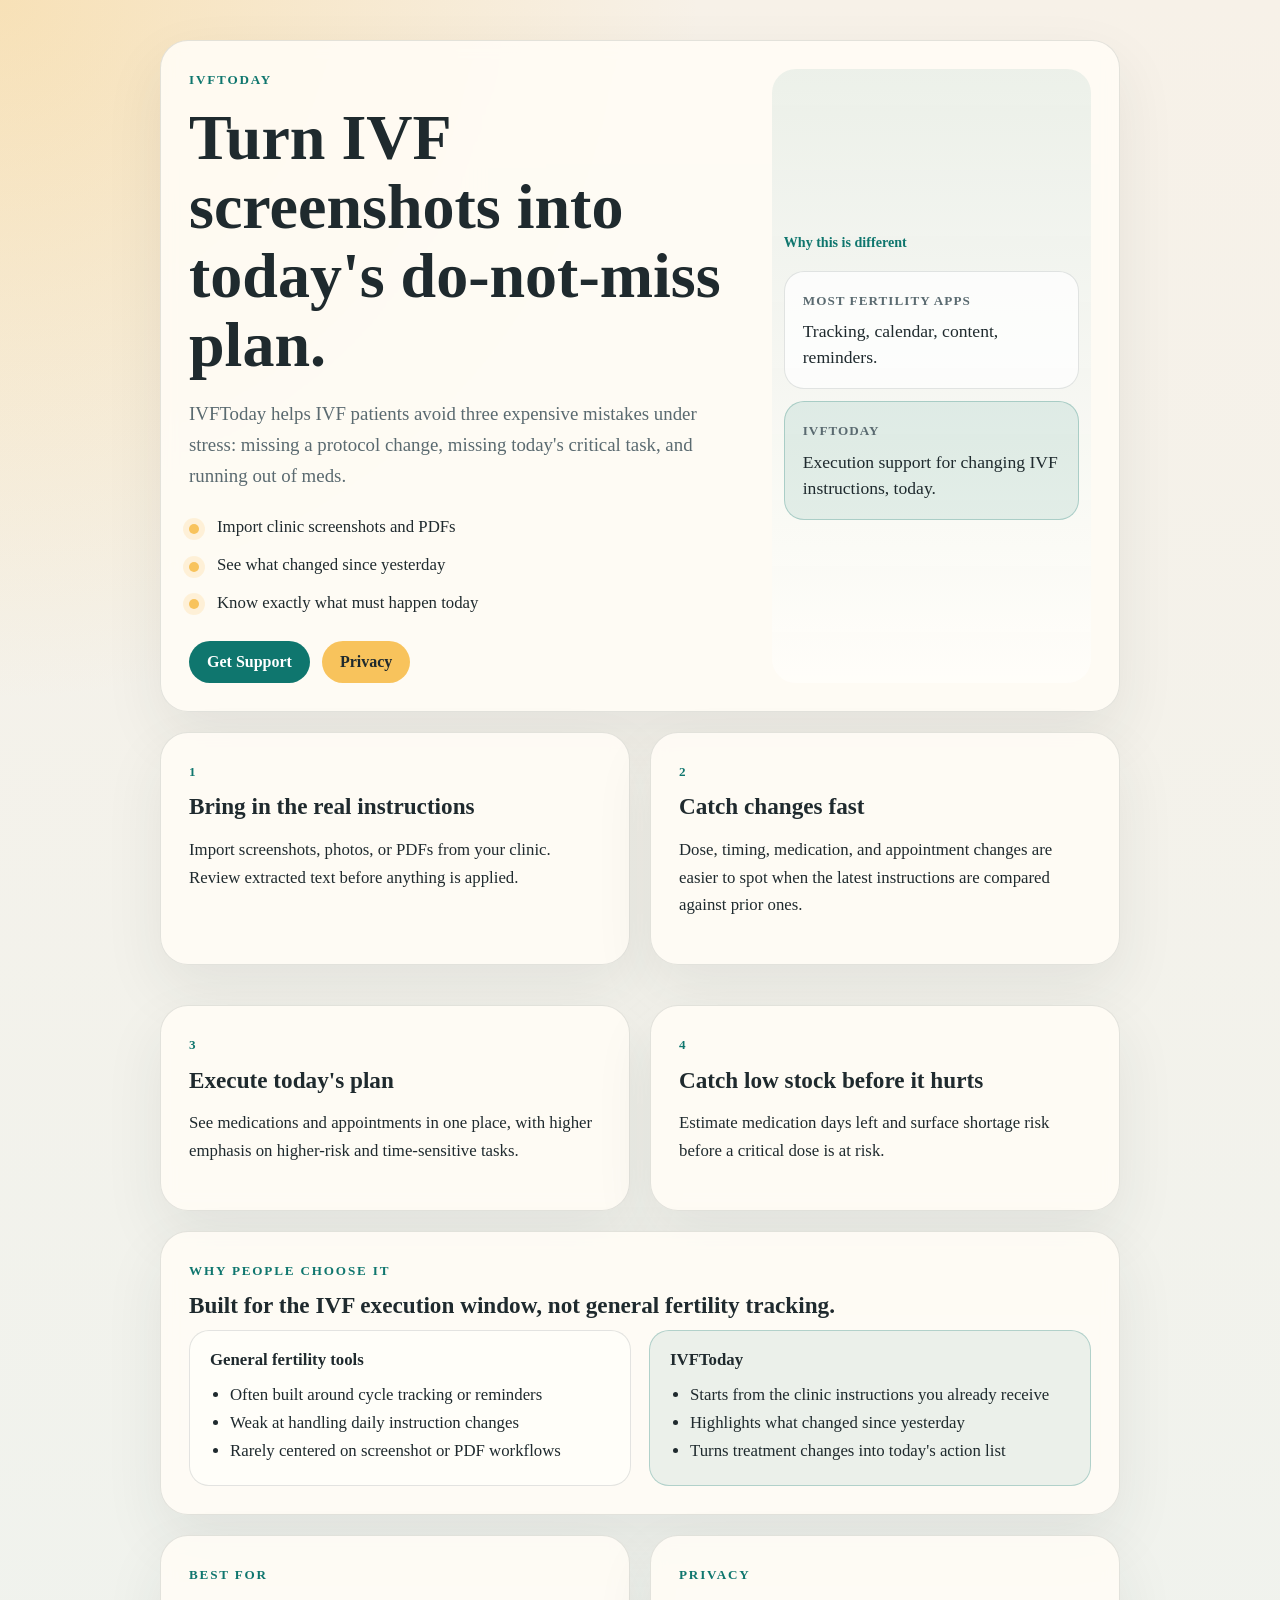
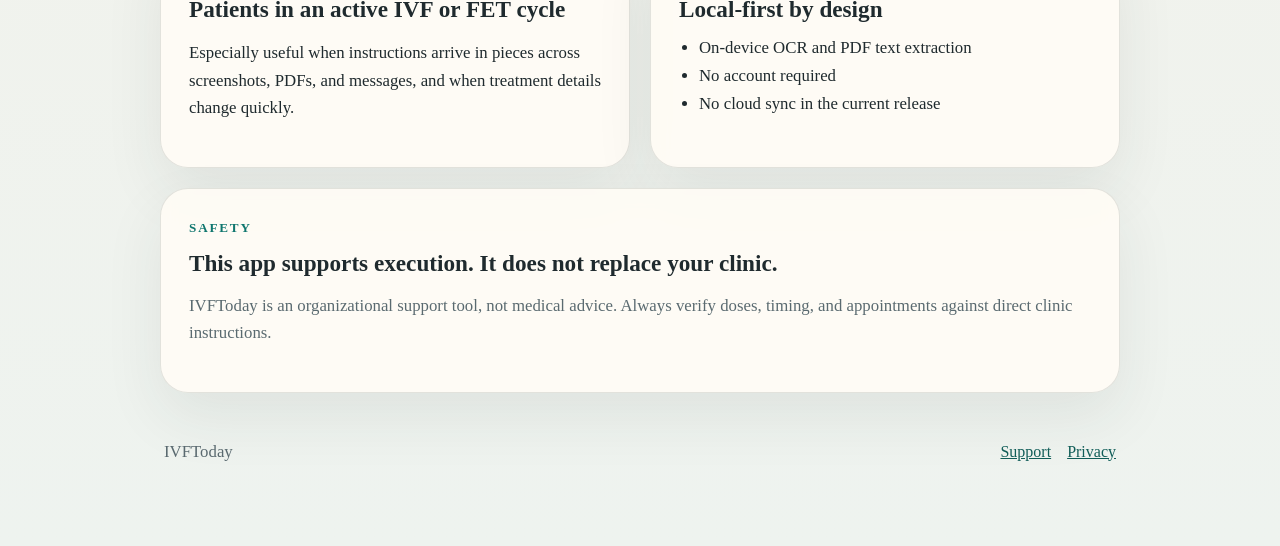
<file: docs/site/index.html>
<!doctype html>
<html lang="en">
<head>
  <meta charset="utf-8">
  <meta name="viewport" content="width=device-width, initial-scale=1">
  <title>IVFToday</title>
  <meta
    name="description"
    content="IVFToday helps IVF patients turn changing clinic instructions into a clear daily action list, review changes, and spot low-stock risk early."
  >
  <link rel="stylesheet" href="styles.css">
</head>
<body>
  <main class="page">
    <section class="hero card hero-grid">
      <div>
        <p class="eyebrow">IVFToday</p>
        <h1>Turn IVF screenshots into today's do-not-miss plan.</h1>
        <p class="lede">
          IVFToday helps IVF patients avoid three expensive mistakes under stress:
          missing a protocol change, missing today's critical task, and running out of meds.
        </p>
        <ul class="hero-points">
          <li>Import clinic screenshots and PDFs</li>
          <li>See what changed since yesterday</li>
          <li>Know exactly what must happen today</li>
        </ul>
        <div class="actions">
          <a class="button primary" href="support.html">Get Support</a>
          <a class="button secondary" href="privacy.html">Privacy</a>
        </div>
      </div>
      <aside class="signal-panel">
        <p class="signal-kicker">Why this is different</p>
        <div class="signal-card">
          <p class="signal-label">Most fertility apps</p>
          <p class="signal-copy">Tracking, calendar, content, reminders.</p>
        </div>
        <div class="signal-card signal-card-strong">
          <p class="signal-label">IVFToday</p>
          <p class="signal-copy">Execution support for changing IVF instructions, today.</p>
        </div>
      </aside>
    </section>

    <section class="grid">
      <article class="card">
        <p class="eyebrow">1</p>
        <h2>Bring in the real instructions</h2>
        <p>
          Import screenshots, photos, or PDFs from your clinic. Review extracted text before
          anything is applied.
        </p>
      </article>
      <article class="card">
        <p class="eyebrow">2</p>
        <h2>Catch changes fast</h2>
        <p>
          Dose, timing, medication, and appointment changes are easier to spot when the latest
          instructions are compared against prior ones.
        </p>
      </article>
      <article class="card">
        <p class="eyebrow">3</p>
        <h2>Execute today's plan</h2>
        <p>
          See medications and appointments in one place, with higher emphasis on higher-risk and
          time-sensitive tasks.
        </p>
      </article>
      <article class="card">
        <p class="eyebrow">4</p>
        <h2>Catch low stock before it hurts</h2>
        <p>
          Estimate medication days left and surface shortage risk before a critical dose is at risk.
        </p>
      </article>
    </section>

    <section class="card">
      <p class="eyebrow">Why People Choose It</p>
      <h2>Built for the IVF execution window, not general fertility tracking.</h2>
      <div class="compare-grid">
        <div class="compare-column">
          <h3>General fertility tools</h3>
          <ul class="list">
            <li>Often built around cycle tracking or reminders</li>
            <li>Weak at handling daily instruction changes</li>
            <li>Rarely centered on screenshot or PDF workflows</li>
          </ul>
        </div>
        <div class="compare-column compare-column-strong">
          <h3>IVFToday</h3>
          <ul class="list">
            <li>Starts from the clinic instructions you already receive</li>
            <li>Highlights what changed since yesterday</li>
            <li>Turns treatment changes into today's action list</li>
          </ul>
        </div>
      </div>
    </section>

    <section class="grid">
      <article class="card">
        <p class="eyebrow">Best For</p>
        <h2>Patients in an active IVF or FET cycle</h2>
        <p>
          Especially useful when instructions arrive in pieces across screenshots, PDFs, and
          messages, and when treatment details change quickly.
        </p>
      </article>
      <article class="card">
        <p class="eyebrow">Privacy</p>
        <h2>Local-first by design</h2>
        <ul class="list">
          <li>On-device OCR and PDF text extraction</li>
          <li>No account required</li>
          <li>No cloud sync in the current release</li>
        </ul>
      </article>
    </section>

    <section class="card">
      <p class="eyebrow">Safety</p>
      <h2>This app supports execution. It does not replace your clinic.</h2>
      <p class="note">
        IVFToday is an organizational support tool, not medical advice. Always verify doses,
        timing, and appointments against direct clinic instructions.
      </p>
    </section>

    <footer class="footer">
      <p>IVFToday</p>
      <nav>
        <a href="support.html">Support</a>
        <a href="privacy.html">Privacy</a>
      </nav>
    </footer>
  </main>
</body>
</html>
</file>
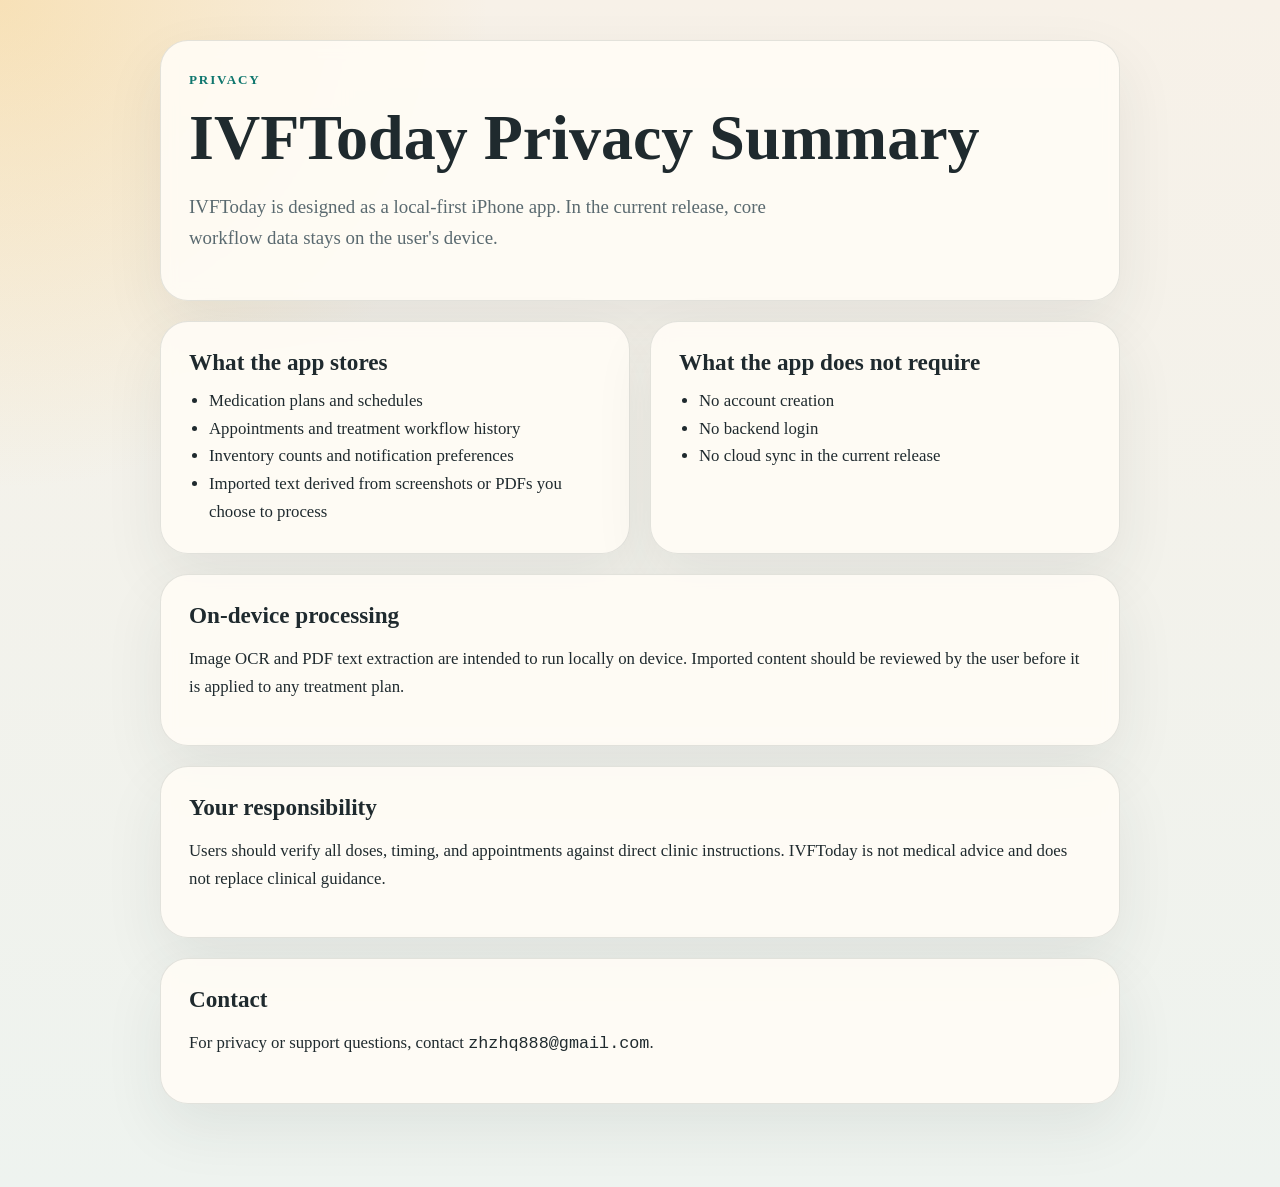
<file: docs/site/privacy.html>
<!doctype html>
<html lang="en">
<head>
  <meta charset="utf-8">
  <meta name="viewport" content="width=device-width, initial-scale=1">
  <title>IVFToday Privacy</title>
  <meta name="description" content="Privacy summary for the IVFToday iPhone app.">
  <link rel="stylesheet" href="styles.css">
</head>
<body>
  <main class="page">
    <section class="card">
      <p class="eyebrow">Privacy</p>
      <h1>IVFToday Privacy Summary</h1>
      <p class="lede">
        IVFToday is designed as a local-first iPhone app. In the current release, core
        workflow data stays on the user's device.
      </p>
    </section>

    <section class="grid">
      <article class="card">
        <h2>What the app stores</h2>
        <ul class="list">
          <li>Medication plans and schedules</li>
          <li>Appointments and treatment workflow history</li>
          <li>Inventory counts and notification preferences</li>
          <li>Imported text derived from screenshots or PDFs you choose to process</li>
        </ul>
      </article>
      <article class="card">
        <h2>What the app does not require</h2>
        <ul class="list">
          <li>No account creation</li>
          <li>No backend login</li>
          <li>No cloud sync in the current release</li>
        </ul>
      </article>
    </section>

    <section class="card">
      <h2>On-device processing</h2>
      <p>
        Image OCR and PDF text extraction are intended to run locally on device. Imported
        content should be reviewed by the user before it is applied to any treatment plan.
      </p>
    </section>

    <section class="card">
      <h2>Your responsibility</h2>
      <p>
        Users should verify all doses, timing, and appointments against direct clinic
        instructions. IVFToday is not medical advice and does not replace clinical guidance.
      </p>
    </section>

    <section class="card">
      <h2>Contact</h2>
      <p>
        For privacy or support questions, contact
        <code>zhzhq888@gmail.com</code>.
      </p>
    </section>
  </main>
</body>
</html>
</file>
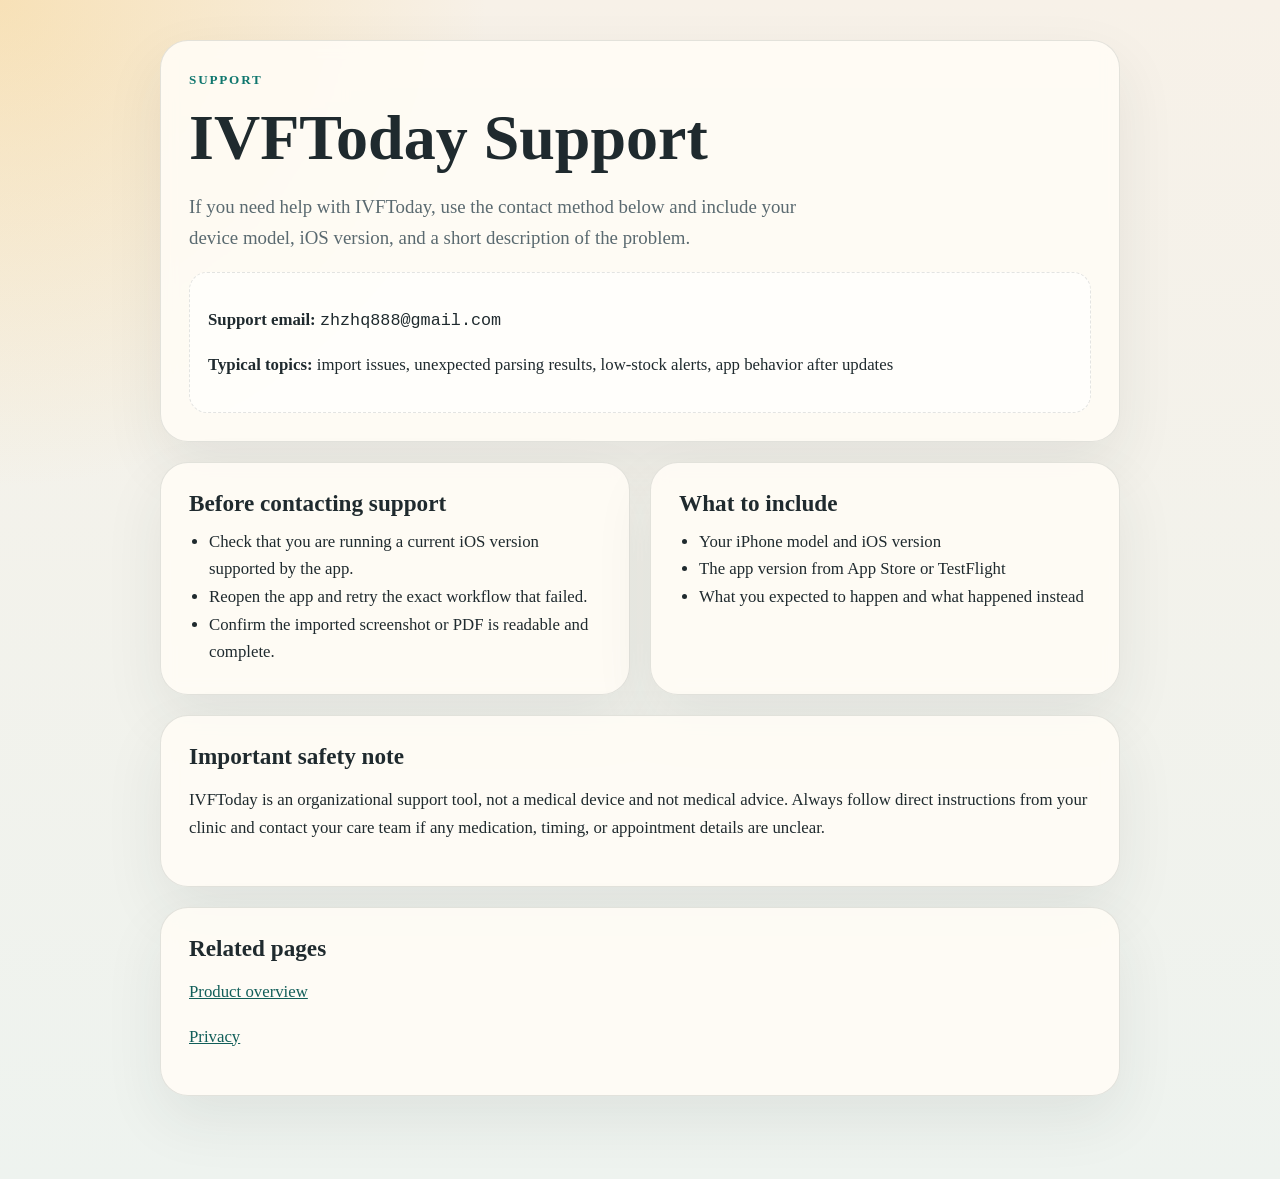
<file: docs/site/support.html>
<!doctype html>
<html lang="en">
<head>
  <meta charset="utf-8">
  <meta name="viewport" content="width=device-width, initial-scale=1">
  <title>IVFToday Support</title>
  <meta name="description" content="Support information for the IVFToday iPhone app.">
  <link rel="stylesheet" href="styles.css">
</head>
<body>
  <main class="page">
    <section class="card">
      <p class="eyebrow">Support</p>
      <h1>IVFToday Support</h1>
      <p class="lede">
        If you need help with IVFToday, use the contact method below and include your
        device model, iOS version, and a short description of the problem.
      </p>
      <div class="support-box">
        <p><strong>Support email:</strong> <code>zhzhq888@gmail.com</code></p>
        <p><strong>Typical topics:</strong> import issues, unexpected parsing results, low-stock alerts, app behavior after updates</p>
      </div>
    </section>

    <section class="grid">
      <article class="card">
        <h2>Before contacting support</h2>
        <ul class="list">
          <li>Check that you are running a current iOS version supported by the app.</li>
          <li>Reopen the app and retry the exact workflow that failed.</li>
          <li>Confirm the imported screenshot or PDF is readable and complete.</li>
        </ul>
      </article>
      <article class="card">
        <h2>What to include</h2>
        <ul class="list">
          <li>Your iPhone model and iOS version</li>
          <li>The app version from App Store or TestFlight</li>
          <li>What you expected to happen and what happened instead</li>
        </ul>
      </article>
    </section>

    <section class="card">
      <h2>Important safety note</h2>
      <p>
        IVFToday is an organizational support tool, not a medical device and not medical
        advice. Always follow direct instructions from your clinic and contact your care
        team if any medication, timing, or appointment details are unclear.
      </p>
    </section>

    <section class="card">
      <h2>Related pages</h2>
      <p><a href="index.html">Product overview</a></p>
      <p><a href="privacy.html">Privacy</a></p>
    </section>
  </main>
</body>
</html>
</file>
<file: docs/site/styles.css>
:root {
  --bg: #f4efe6;
  --card: rgba(255, 252, 246, 0.9);
  --text: #1f2a2e;
  --muted: #5a6a70;
  --line: rgba(31, 42, 46, 0.12);
  --primary: #0f766e;
  --primary-strong: #115e59;
  --secondary: #f8c35c;
  --shadow: 0 24px 60px rgba(34, 48, 52, 0.08);
}

* {
  box-sizing: border-box;
}

body {
  margin: 0;
  color: var(--text);
  font-family: "Iowan Old Style", "Palatino Linotype", "Book Antiqua", Georgia, serif;
  background:
    radial-gradient(circle at top left, rgba(248, 195, 92, 0.35), transparent 28%),
    linear-gradient(180deg, #f7f1e8 0%, #eef3ef 100%);
}

a {
  color: var(--primary-strong);
}

.page {
  width: min(960px, calc(100% - 32px));
  margin: 0 auto;
  padding: 40px 0 64px;
}

.hero {
  padding: 40px;
}

.hero-grid {
  display: grid;
  grid-template-columns: minmax(0, 1.4fr) minmax(260px, 0.8fr);
  gap: 24px;
  align-items: stretch;
}

.card {
  margin: 0 0 20px;
  padding: 28px;
  border: 1px solid var(--line);
  border-radius: 28px;
  background: var(--card);
  box-shadow: var(--shadow);
  backdrop-filter: blur(8px);
}

.grid {
  display: grid;
  grid-template-columns: repeat(2, minmax(0, 1fr));
  gap: 20px;
}

.eyebrow {
  margin: 0 0 12px;
  font-size: 0.82rem;
  font-weight: 700;
  letter-spacing: 0.14em;
  text-transform: uppercase;
  color: var(--primary);
}

h1,
h2,
h3 {
  margin: 0 0 12px;
  line-height: 1.08;
}

h1 {
  font-size: clamp(2.4rem, 5vw, 4.6rem);
}

h2 {
  font-size: 1.45rem;
}

h3 {
  font-size: 1.05rem;
}

p,
li {
  font-size: 1.05rem;
  line-height: 1.65;
}

.lede {
  max-width: 40rem;
  font-size: 1.18rem;
  color: var(--muted);
}

.actions {
  display: flex;
  gap: 12px;
  flex-wrap: wrap;
  margin-top: 24px;
}

.hero-points {
  margin: 22px 0 0;
  padding: 0;
  list-style: none;
}

.hero-points li {
  position: relative;
  margin: 0 0 10px;
  padding-left: 28px;
}

.hero-points li::before {
  content: "";
  position: absolute;
  left: 0;
  top: 0.62em;
  width: 10px;
  height: 10px;
  border-radius: 999px;
  background: var(--secondary);
  box-shadow: 0 0 0 6px rgba(248, 195, 92, 0.18);
}

.button {
  display: inline-block;
  padding: 12px 18px;
  border-radius: 999px;
  font-weight: 700;
  text-decoration: none;
}

.button.primary {
  color: #fff;
  background: var(--primary);
}

.button.secondary {
  color: var(--text);
  background: var(--secondary);
}

.signal-panel {
  display: flex;
  flex-direction: column;
  justify-content: center;
  gap: 12px;
  padding: 12px;
  border-radius: 24px;
  background: linear-gradient(180deg, rgba(15, 118, 110, 0.08), rgba(255, 255, 255, 0.45));
}

.signal-kicker {
  margin: 0 0 4px;
  font-size: 0.88rem;
  font-weight: 700;
  color: var(--primary);
}

.signal-card {
  padding: 18px;
  border: 1px solid var(--line);
  border-radius: 20px;
  background: rgba(255, 255, 255, 0.7);
}

.signal-card-strong {
  border-color: rgba(15, 118, 110, 0.26);
  background: rgba(15, 118, 110, 0.1);
}

.signal-label {
  margin: 0 0 8px;
  font-size: 0.82rem;
  font-weight: 700;
  letter-spacing: 0.08em;
  text-transform: uppercase;
  color: var(--muted);
}

.signal-copy {
  margin: 0;
  font-size: 1.1rem;
  line-height: 1.45;
}

.list {
  margin: 0;
  padding-left: 20px;
}

.compare-grid {
  display: grid;
  grid-template-columns: repeat(2, minmax(0, 1fr));
  gap: 18px;
}

.compare-column {
  padding: 20px;
  border: 1px solid var(--line);
  border-radius: 20px;
  background: rgba(255, 255, 255, 0.45);
}

.compare-column-strong {
  border-color: rgba(15, 118, 110, 0.26);
  background: rgba(15, 118, 110, 0.08);
}

.note {
  margin-top: 16px;
  color: var(--muted);
}

.support-box {
  padding: 16px 18px;
  border: 1px dashed var(--line);
  border-radius: 18px;
  background: rgba(255, 255, 255, 0.6);
}

.footer {
  display: flex;
  justify-content: space-between;
  gap: 16px;
  align-items: center;
  padding: 8px 4px 0;
  color: var(--muted);
}

.footer nav {
  display: flex;
  gap: 16px;
}

@media (max-width: 720px) {
  .page {
    width: min(100% - 20px, 960px);
    padding-top: 20px;
  }

  .card,
  .hero {
    padding: 20px;
    border-radius: 22px;
  }

  .grid {
    grid-template-columns: 1fr;
  }

  .hero-grid,
  .compare-grid {
    grid-template-columns: 1fr;
  }

  .footer {
    flex-direction: column;
    align-items: flex-start;
  }
}
</file>
